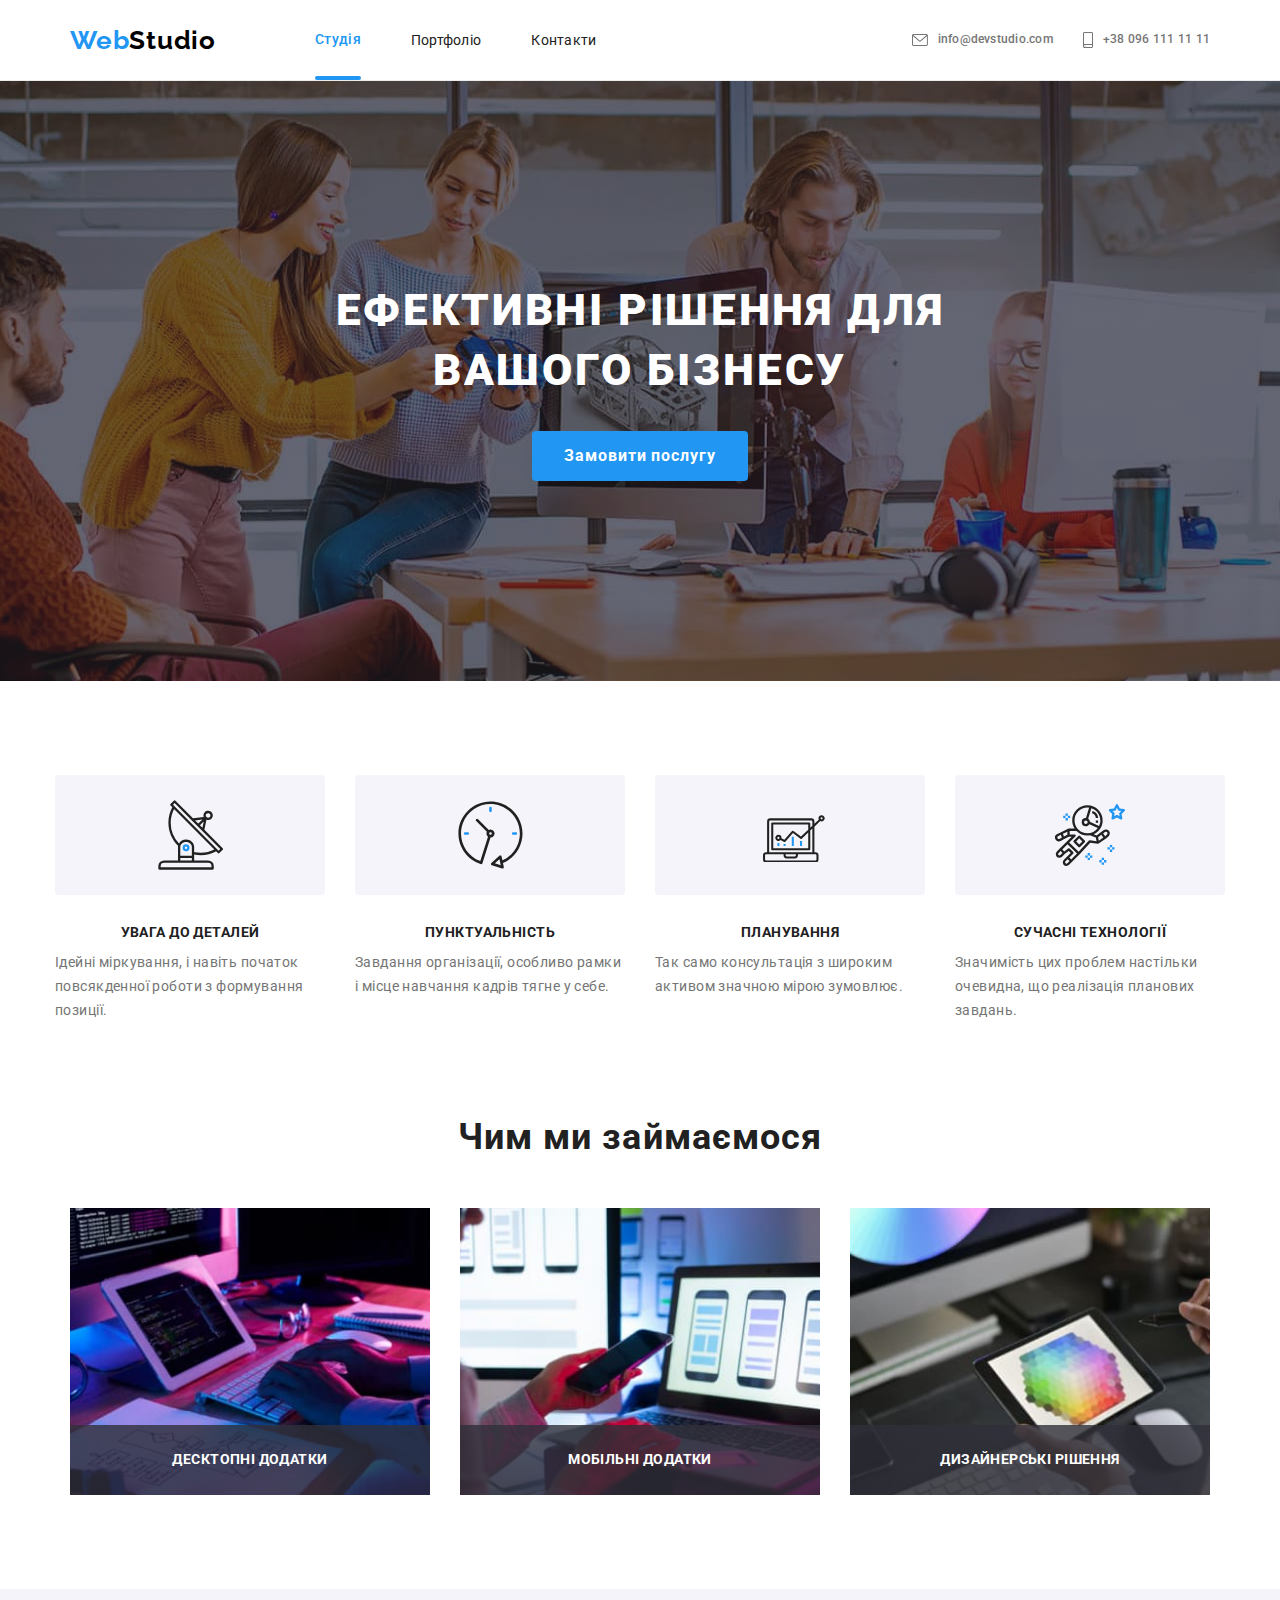
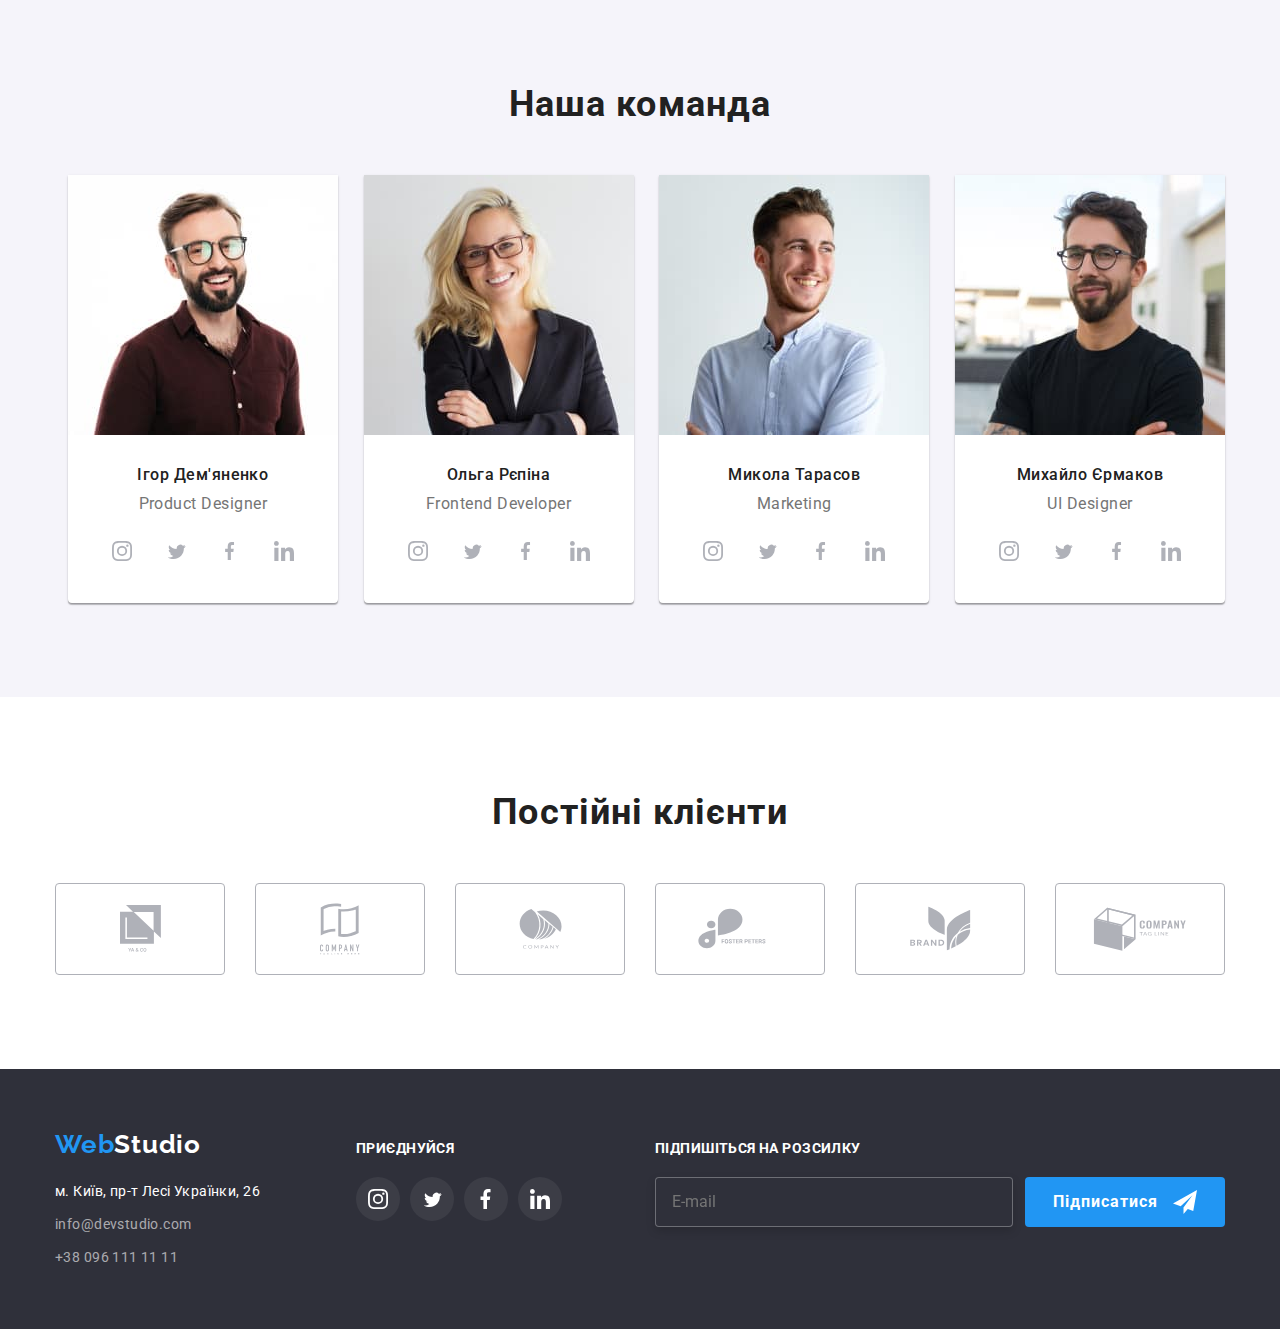
<file: index.html>
<!DOCTYPE html>
<html lang="ru">
<head>
  <meta charset="UTF-8">
  <meta http-equiv="X-UA-Compatible" content="IE=edge">
  <meta name="viewport" content="width=device-width, initial-scale=1.0">
  <title>Рішення для бізнесу</title>
  <link 
    href="https://fonts.googleapis.com/css2?family=Raleway:wght@700&family=Roboto:wght@400;500;700;900&display=swap" 
    rel="stylesheet">
  <link rel="stylesheet" href="https://cdnjs.cloudflare.com/ajax/libs/modern-normalize/1.1.0/modern-normalize.min.css">
  <link rel="stylesheet" href="./css/main.min.css">
</head>
<body data-menu-is-open>
                                    <!-- щапка -->
  <header class="section header--section">
    <div class="container header__container">
      <nav class="header-nav">
        <a class="logo header__logo--padding" href="./index.html">Web<span class="logo__black-part">Studio</span></a>
        <button class="header__menu-button" type="button" aria-expanded="false" data-menu-button>
          <svg class="header__button-icon" width="20" height="20" aria-label="Переключатель мобильного меню">
            <use class="icon-open" href="./images/sprite.svg#icon-open"></use>
            <use class="icon-cross" href="./images/sprite.svg#icon-cross"></use>
          </svg>
        </button>
        <div class="header__adaptive-menu" data-menu>
        <ul class="header-nav__list">
            <li class="header-nav__item">
              <a class="header-nav__link header-nav__link--active" href="./index.html">Студія</a>
            </li>
            <li class="header-nav__item">
              <a class="header-nav__link" href="./portfolio.html">Портфоліо</a>
            </li>
            <li class="header-nav__item">
              <a class="header-nav__link" href="">Контакти</a>
            </li>
        </ul>
        <ul class="header-contact__list">
          <li class="header-contact__item">
            <a class="header-contact__link header-contact__link--mail" href="mailto:info@devstudio.com" aria-label="Написать листа">
              <svg class="header-contact__icon" width="16" height="12">
                <use href="./images/sprite.svg#icon-mail"></use>
              </svg>
              info@devstudio.com
            </a>
          </li>
          <li class="header-contact__item">
            <a class="header-contact__link header-contact__link--tel" href="tel:+380961111111" aria-label="Подзвонити">
              <svg class="header-contact__icon" width="10" height="16">
                <use href="./images/sprite.svg#icon-smartphone"></use>
              </svg>
              +38 096 111 11 11
            </a>
          </li>
        </ul>
        <ul class="header__community-list">
          <li class="header__community-item"><a class="header__community-link" href="">Instagram</a></li>
          <li class="header__community-item"><a class="header__community-link" href="">Twitter</a></li>
          <li class="header__community-item"><a class="header__community-link" href="">Facebook</a></li>
          <li class="header__community-item"><a class="header__community-link" href="">LinkedIn</a></li>
        </ul>
        </div>
      </nav>
    </div>
  </header>
                                   <!-- контент -->
  <main>
    <section class="section section--hero">
      <div class="container container--column">
        <h1 class="hero__title">Ефективні рішення для вашого бізнесу</h1>
        <button class="button hero__button" type="button" data-modal-open>Замовити послугу</button>
      </div>
    </section>
                                    <!-- принцыпы -->
    <section class="section principles">
     <div class="container">
      <h2 class="visually-hidden">Основні принципи</h2>
      <ul class="principles__list">
        <li class="principles__item">
          <div class="principles__container">
            <svg class="principles__icon" width="65" height="70">
              <use href="./images/sprite.svg#icon-antena"></use>
            </svg>
          </div>
          <h3 class="principles__title">УВАГА ДО ДЕТАЛЕЙ</h3>
          <p class="principles__info">Ідейні міркування, і навіть початок повсякденної роботи з формування позиції.</p>
        </li>
        <li class="principles__item">
          <div class="principles__container">
            <svg class="principles__icon" width="67" height="70">
              <use href="./images/sprite.svg#icon-clock"></use>
            </svg>
          </div>
          <h3 class="principles__title">ПУНКТУАЛЬНІСТЬ</h3>
          <p class="principles__info">Завдання організації, особливо рамки і місце навчання кадрів тягне у себе.</p>
        </li>
        <li class="principles__item">
          <div class="principles__container">
            <svg class="principles__icon" width="70" height="54">
              <use href="./images/sprite.svg#icon-diagram"></use>
            </svg>
          </div>
          <h3 class="principles__title">ПЛАНУВАННЯ</h3>
          <p class="principles__info">Так само консультація з широким активом значною мірою зумовлює.</p>
        </li>
        <li class="principles__item">
          <div class="principles__container">
            <svg class="principles__icon" width="70" height="70">
              <use href="./images/sprite.svg#icon-astronaut"></use>
            </svg>
          </div>
          <h3 class="principles__title">СУЧАСНІ ТЕХНОЛОГІЇ</h3>
          <p class="principles__info">Значимість цих проблем настільки очевидна, що реалізація планових завдань.</p>
        </li>
      </ul>
     </div>
    </section>
                                     <!-- чем занимаемся -->
    <section class="section activity"> 
      <div class="container container--column">
        <h2 class="activity__title">Чим ми займаємося</h2>
        <ul class="activity__list">
          <li class="activity__item">
            <img class="activity__img" 
              srcset="./images/activity_01_1200px.jpg 1x, ./images/activity_01_1200px@2x.jpg 2x"
              src="./images/activity_01_1200px.jpg" alt="Програмне забезпечення" width="370">
            <div class="activity__backdrop">
              <p class="activity__info">Десктопні додатки</p>
            </div>
          </li>
          <li class="activity__item">
            <img class="activity__img" 
              srcset="./images/activity_02_1200px.jpg 1x, ./images/activity_02_1200px@2x.jpg 2x"
              src="./images/activity_02_1200px.jpg" alt="Мобільні додатки" width="370">
            <div class="activity__backdrop">
              <p class="activity__info">Мобільні додатки</p>
            </div>
          </li>
          <li class="activity__item">
            <img class="activity__img" 
              srcset="./images/activity_03_1200px.jpg 1x, ./images/activity_03_1200px@2x.jpg 2x"
              src="./images/activity_03_1200px.jpg" alt="Дизайн інтенрфейса" width="370">
            <div class="activity__backdrop">
              <p class="activity__info">Дизайнерські рішення</p>
            </div>
          </li>
        </ul>
      </div>
    </section>

                                 <!-- Наша команда -->
    <section class="section team">
      <div class="container container--column">
        <h2 class="team__title">Наша команда</h2>
        <ul class="team__list">
          <li class="team__item">
            <picture>
              <source srcset="./images/ourTeam_01_270px.jpg 1x, ./images/ourTeam_01_270px@2x.jpg 2x" media="(min-width: 1200px">
              <source srcset="./images/ourTeam_01_354px.jpg 1x, ./images/ourTeam_01_354px@2x.jpg 2x" media="(min-width: 768px">
              <source srcset="./images/ourTeam_01_450px.jpg 1x, ./images/ourTeam_01_450px@2x.jpg 2x" media="(max-width: 767px">
              <img 
              class="team__img" 
              src="./images/ourTeam_01_450px.jpg" alt="Ігор Дем'яненко" width="450">
            </picture>
            <div class="team__description">
              <h3 class="team__member">Ігор Дем'яненко</h3>
              <p class="team__info">Product Designer</p>
              <ul class="community">
                <li class="community__item">
                  <a class="community__link" href="#" aria-label="Instagram">
                    <svg class="community__icon " width="20" height="20">
                      <use href="./images/sprite.svg#icon-instagram"></use>
                    </svg>
                  </a>
                </li>
                <li class="community__item">
                  <a class="community__link" href="#" aria-label="Twitter">
                    <svg class="community__icon" width="20" height="16">
                      <use href="./images/sprite.svg#icon-twitter"></use>
                    </svg>
                  </a>
                </li>
                <li class="community__item">
                  <a class="community__link" href="#" aria-label="Facebook">
                    <svg class="community__icon" width="10" height="20">
                      <use href="./images/sprite.svg#icon-facebook"></use>
                    </svg>
                  </a>
                </li>
                <li class="community__item">
                  <a class="community__link" href="#" aria-label="Linkedin">
                    <svg class="community__icon" width="20" height="20">
                      <use href="./images/sprite.svg#icon-linkedin"></use>
                    </svg>
                  </a>
                </li>
              </ul>
            </div>
          </li>
          <li class="team__item">
            <picture>
              <source srcset="./images/ourTeam_02_270px.jpg 1x, ./images/ourTeam_02_270px@2x.jpg 2x" media="(min-width: 1200px">
              <source srcset="./images/ourTeam_02_354px.jpg 1x, ./images/ourTeam_02_354px@2x.jpg 2x" media="(min-width: 768px">
              <source srcset="./images/ourTeam_02_450px.jpg 1x, ./images/ourTeam_02_450px@2x.jpg 2x" media="(max-width: 767px">
              <img 
              class="team__img" 
              src="./images/ourTeam_02_450px.jpg" alt="Ольга Рєпіна" width="450">
            </picture>
            <div class="team__description">
              <h3 class="team__member">Ольга Рєпіна</h3>
              <p class="team__info">Frontend Developer</p>
              <ul class="community">
                <li class="community__item">
                  <a class="community__link" href="#" aria-label="Instagram">
                    <svg class="community__icon " width="20" height="20">
                      <use href="./images/sprite.svg#icon-instagram"></use>
                    </svg>
                  </a>
                </li>
                <li class="community__item">
                  <a class="community__link" href="#" aria-label="Twitter">
                    <svg class="community__icon" width="20" height="16">
                      <use href="./images/sprite.svg#icon-twitter"></use>
                    </svg>
                  </a>
                </li>
                <li class="community__item">
                  <a class="community__link" href="#" aria-label="Facebook">
                    <svg class="community__icon" width="10" height="20">
                      <use href="./images/sprite.svg#icon-facebook"></use>
                    </svg>
                  </a>
                </li>
                <li class="community__item">
                  <a class="community__link" href="#" aria-label="Linkedin">
                    <svg class="community__icon" width="20" height="20">
                      <use href="./images/sprite.svg#icon-linkedin"></use>
                    </svg>
                  </a>
                </li>
              </ul>
            </div>
          </li>
          <li class="team__item">
            <picture>
              <source srcset="./images/ourTeam_03_270px.jpg 1x, ./images/ourTeam_03_270px@2x.jpg 2x" media="(min-width: 1200px">
              <source srcset="./images/ourTeam_03_354px.jpg 1x, ./images/ourTeam_03_354px@2x.jpg 2x" media="(min-width: 768px">
              <source srcset="./images/ourTeam_03_450px.jpg 1x, ./images/ourTeam_03_450px@2x.jpg 2x" media="(max-width: 767px">
              <img 
              class="team__img" 
              src="./images/ourTeam_03_450px.jpg" alt="Микола Тарасов" width="450">
            </picture>
            <div class="team__description">
              <h3 class="team__member">Микола Тарасов</h3>
              <p class="team__info">Marketing</p>
              <ul class="community">
                <li class="community__item">
                  <a class="community__link" href="#" aria-label="Instagram">
                    <svg class="community__icon " width="20" height="20">
                      <use href="./images/sprite.svg#icon-instagram"></use>
                    </svg>
                  </a>
                </li>
                <li class="community__item">
                  <a class="community__link" href="#" aria-label="Twitter">
                    <svg class="community__icon" width="20" height="16">
                      <use href="./images/sprite.svg#icon-twitter"></use>
                    </svg>
                  </a>
                </li>
                <li class="community__item">
                  <a class="community__link" href="#" aria-label="Facebook">
                    <svg class="community__icon" width="10" height="20">
                      <use href="./images/sprite.svg#icon-facebook"></use>
                    </svg>
                  </a>
                </li>
                <li class="community__item">
                  <a class="community__link" href="#" aria-label="Linkedin">
                    <svg class="community__icon" width="20" height="20">
                      <use href="./images/sprite.svg#icon-linkedin"></use>
                    </svg>
                  </a>
                </li>
              </ul>
            </div>
          </li>
          <li class="team__item">
            <picture>
              <source srcset="./images/ourTeam_04_270px.jpg 1x, ./images/ourTeam_04_270px@2x.jpg 2x" media="(min-width: 1200px">
              <source srcset="./images/ourTeam_04_354px.jpg 1x, ./images/ourTeam_04_354px@2x.jpg 2x" media="(min-width: 768px">
              <source srcset="./images/ourTeam_04_450px.jpg 1x, ./images/ourTeam_04_450px@2x.jpg 2x" media="(max-width: 767px">
              <img 
              class="team__img" 
              src="./images/ourTeam_04_450px.jpg" alt="Михайло Єрмаков" width="450">
            </picture>
            <div class="team__description">
              <h3 class="team__member">Михайло Єрмаков</h3>
              <p class="team__info">UI Designer</p>
              <ul class="community">
                <li class="community__item">
                  <a class="community__link" href="#" aria-label="Instagram">
                    <svg class="community__icon " width="20" height="20">
                      <use href="./images/sprite.svg#icon-instagram"></use>
                    </svg>
                  </a>
                </li>
                <li class="community__item">
                  <a class="community__link" href="#" aria-label="Twitter">
                    <svg class="community__icon" width="20" height="16">
                      <use href="./images/sprite.svg#icon-twitter"></use>
                    </svg>
                  </a>
                </li>
                <li class="community__item">
                  <a class="community__link" href="#" aria-label="Facebook">
                    <svg class="community__icon" width="10" height="20">
                      <use href="./images/sprite.svg#icon-facebook"></use>
                    </svg>
                  </a>
                </li>
                <li class="community__item">
                  <a class="community__link" href="#" aria-label="Linkedin">
                    <svg class="community__icon" width="20" height="20">
                      <use href="./images/sprite.svg#icon-linkedin"></use>
                    </svg>
                  </a>
                </li>
              </ul>
            </div>
          </li>
        </ul>
      </div>
    </section>
                                <!-- пратнеры -->

    <section class="section clients">
      <div class="container container--column">
        <h2 class="clients__title">Постійні клієнти</h2>
        <ul class="clients__list">
          <li class="clients__item">
            <a class="clients__link" href="#" aria-label="Client one">
              <svg class="client__icon" width="41" height="47">
                <use href="./images/sprite.svg#icon-client1"></use>
              </svg>
            </a>
          </li>
          <li class="clients__item">
            <a class="clients__link" href="#" aria-label="Client two">
              <svg class="client__icon" width="40" height="52">
                <use href="./images/sprite.svg#icon-client2"></use>
              </svg>
            </a>
          </li>
          <li class="clients__item">
            <a class="clients__link" href="#" aria-label="Client three">
              <svg class="client__icon" width="43" height="41">
                <use href="./images/sprite.svg#icon-client3"></use>
              </svg>
            </a>
          </li>
          <li class="clients__item">
            <a class="clients__link" href="#" aria-label="Client four">
              <svg class="client__icon" width="84" height="41">
                <use href="./images/sprite.svg#icon-client4"></use>
              </svg>
            </a>
          </li>
          <li class="clients__item">
            <a class="clients__link" href="#" aria-label="Client five">
              <svg class="client__icon" width="63" height="45">
                <use href="./images/sprite.svg#icon-client5"></use>
              </svg>
            </a>
          </li>
          <li class="clients__item">
            <a class="clients__link" href="#" aria-label="Client six">
              <svg class="client__icon" width="94" height="44">
                <use href="./images/sprite.svg#icon-client6"></use>
              </svg>
            </a>
          </li>
        </ul>
      </div>
    </section>
  </main>

  <!-- ПОДВАЛ -->

<footer class="footer">
  <div class="container footer-padding">
    <div class="footer__address-container">
      <a class="logo footer__logo--padding" href="./index.html">Web<span class="logo__white-part">Studio</span></a>
      <address>
        <ul class="footer__list">
          <li class="footer__item">
            <a class="footer__contacts-geo" href="https://goo.gl/maps/cxJS8zcupTSNPHw77">м. Київ, пр-т Лесі Українки, 26</a>
          </li>
          <li class="footer__item">
            <a class="footer__contacts" href="mailto:info@devstudio.com">info@devstudio.com</a>
          </li>
          <li class="footer__item">
            <a class="footer__contacts" href="tel:+380961111111">+38 096 111 11 11</a>
          </li>
        </ul>
      </address>
    </div>
    <!-- <div class="footer--flex"> -->
      <div class="footer__community-container">
        <h3 class="footer__community-title">Приєднуйся</h3>
        <ul class="community footer-community--padding">
          <li class="community__item">
            <a class="community__link footer-community__link" href="#" aria-label="Instagram">
              <svg class="community__icon footer-community__icon" width="20" height="20">
                <use href="./images/sprite.svg#icon-instagram"></use>
              </svg>
            </a>
          </li>
          <li class="community__item">
            <a class="community__link footer-community__link" href="#" aria-label="Twitter">
              <svg class="community__icon footer-community__icon" width="20" height="16">
                <use href="./images/sprite.svg#icon-twitter"></use>
              </svg>
            </a>
          </li>
          <li class="community__item">
            <a class="community__link footer-community__link" href="#" aria-label="Instagram">
              <svg class="community__icon footer-community__icon" width="20" height="20">
                <use href="./images/sprite.svg#icon-facebook"></use>
              </svg>
            </a>
          </li>
          <li class="community__item">
            <a class="community__link footer-community__link" href="#" aria-label="Instagram">
              <svg class="community__icon footer-community__icon" width="20" height="20">
                <use href="./images/sprite.svg#icon-linkedin"></use>
              </svg>
            </a>
          </li>
        </ul>
      </div>
      <div class="footer__community-container">
        <h3 class="footer__community-title">Підпишіться на розсилку</h3>
        <form class="footer-form">
          <input class="footer-form__input" type="email" placeholder="E-mail">
          <button class="button footer__form-button" type="submit">
            Підписатися
            <svg class="icon-send" width="24" height="24">
              <use href="./images/sprite.svg#icon-send"></use>
            </svg>
          </button>
        </form>
      </div>
    <!-- </div> -->
  </div>
</footer>

<!-- МОДАЛКА -->

<div class="modal-backdrop is-hidden" data-modal>
  <div class="modal__window">
  <button class="modal__button--close data-modal-close" aria-label="Close" data-modal-close>
    <svg class="modal__icon-close" width="30" height="30">
      <use href="./images/sprite.svg#icon-close"></use>
    </svg>
  </button>
  <p class="modal__info">Залиште свої дані, ми вам передзвонимо</p>

 <!-- ФОРМА в МОДАЛКЕ -->
 
  <form class="form js-speaker-form">
    <div class="form__container">
      <input class="form__modal-input" type="text" name="name" id="name" maxlength="50" autocomplete="off">
      <label class="form__modal-label">Ім'я</label>
      <svg class="form__modal-icon" width="18" height="18">
        <use href="./images/sprite.svg#icon-person"></use>
      </svg>
    </div>
    <div class="form__container">
      <input class="form__modal-input" type="tel" name="tel" id="tel" autocomplete="off">
      <label class="form__modal-label" for="tel">Телефон</label>
      <svg class="form__modal-icon" width="18" height="18">
        <use href="./images/sprite.svg#icon-phone"></use>
      </svg>
    </div>
    <div class="form__container">
      <input  class="form__modal-input" type="email" name="email" id="email" autocomplete="off">
      <label class="form__modal-label" for="email">Пошта</label>
      <svg class="form__modal-icon" width="18" height="18">
        <use href="./images/sprite.svg#icon-email-modal"></use>
      </svg>
    </div>
    <div class="form__container">
      <label class="form__modal-label" for="comments">Коментар</label>
      <textarea class="form__modal-textarea" name="comments" id="comments" cols="10" rows="10" placeholder="Введіть текст"></textarea>
    </div>
    <label class="form__checkbox form__checkbox-label" for="checkbox">
      Погоджуюся з розсилкою та приймаю
      <a class="form__checkbox-link" href="#">Умови договору</a>
      <input class="form__checkbox-input" type="checkbox" name="checkbox" id="checkbox">
      <span class="form__checkbox-icon"></span>
    </label>
    <div class="form__container">
      <button class="button form__modal-button" type="submit" data-modal-open>Відправити</button>
    </div>
  </form>
  </div>
</div>
<script src="./js/modal.js">
</script>
<script src="./js/menu.js">
</script>
</body>
</html>
</file>
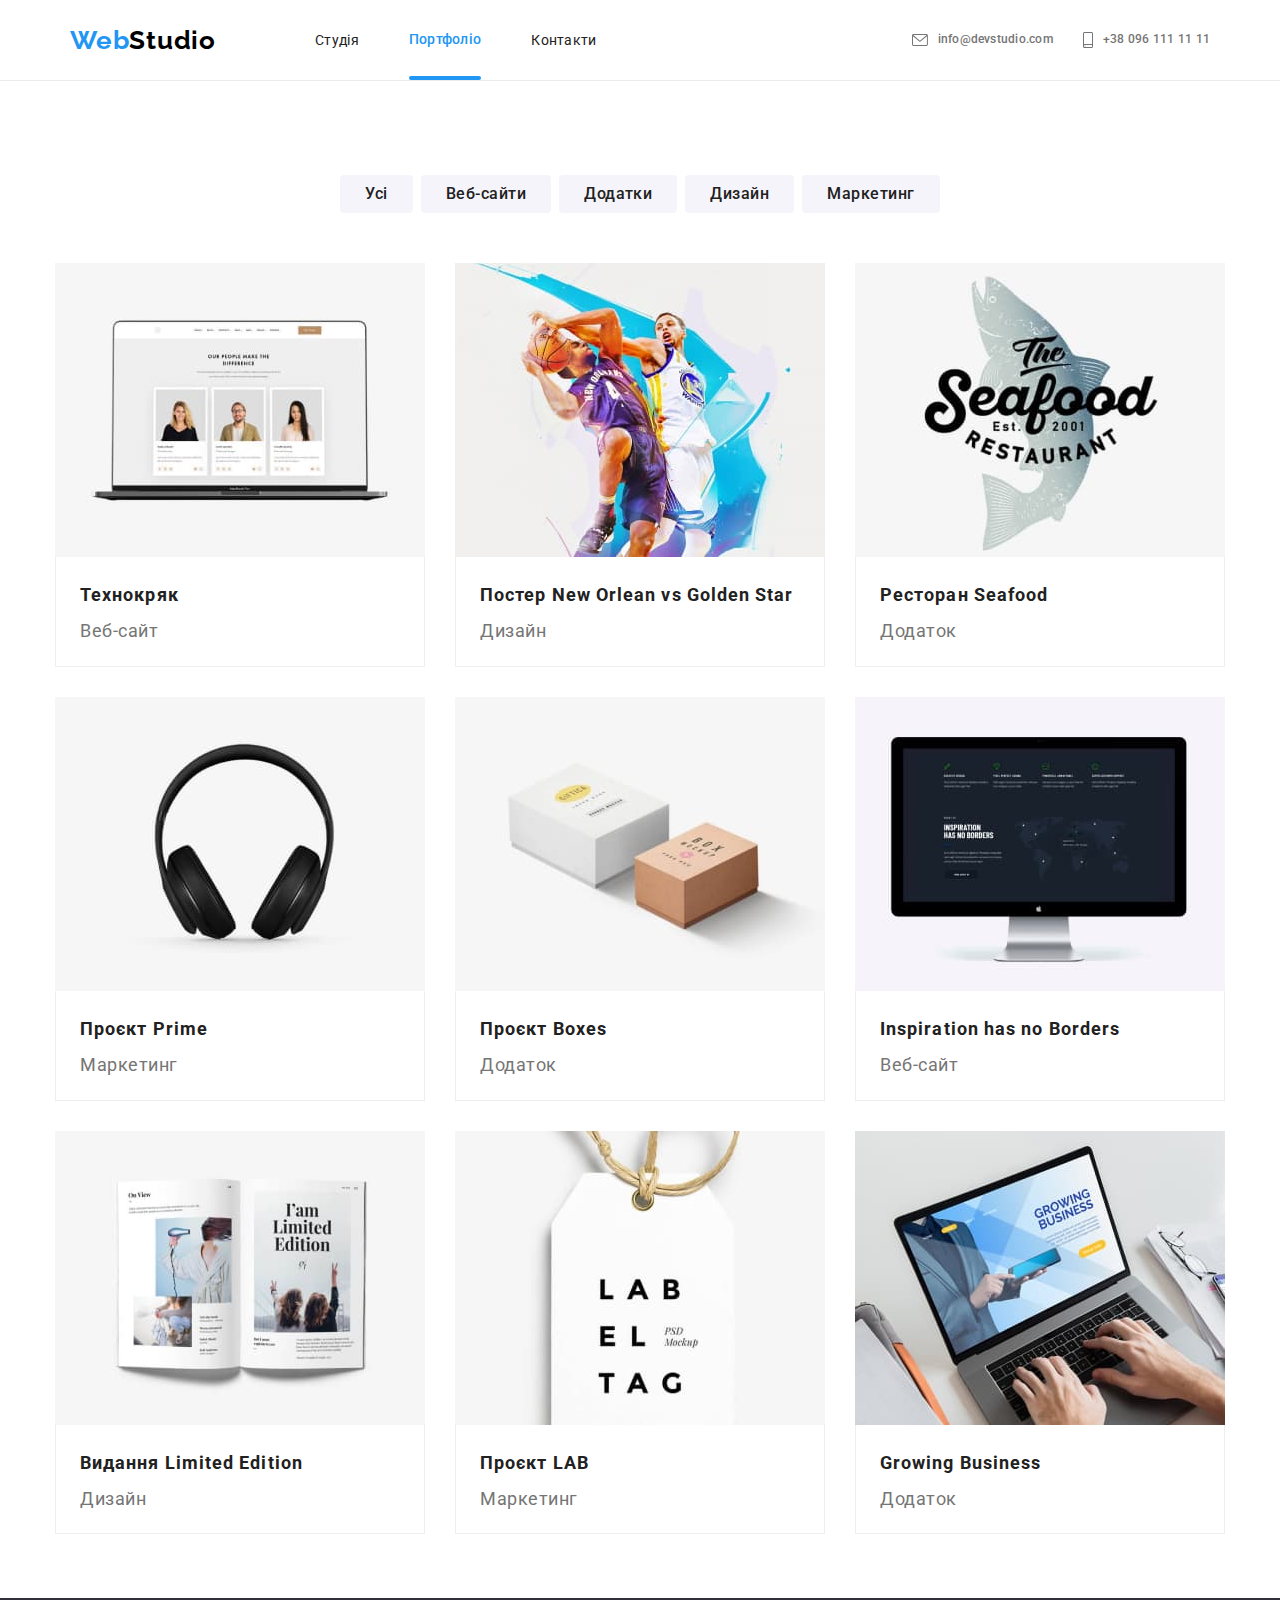
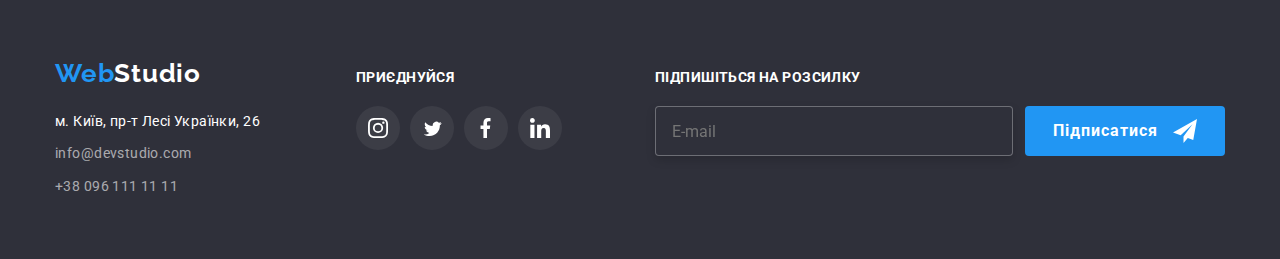
<file: portfolio.html>
<!DOCTYPE html>
<html lang="ru">
<head>
  <meta charset="UTF-8">
  <meta http-equiv="X-UA-Compatible" content="IE=edge">
  <meta name="viewport" content="width=device-width, initial-scale=1.0">
  <title>Студія</title>
  <link href="https://fonts.googleapis.com/css2?family=Raleway:wght@700&family=Roboto:wght@400;500;700;900&display=swap" 
  rel="stylesheet">
  <link rel="stylesheet" href="https://cdnjs.cloudflare.com/ajax/libs/modern-normalize/1.1.0/modern-normalize.min.css">
  <link rel="stylesheet" href="./css/main.min.css">
</head>
<body data-menu-is-open>

<!-- шапка -->

<header class="section header--section">
  <div class="container header__container">
    <nav class="header-nav">
      <a class="logo header__logo--padding" href="./index.html">Web<span class="logo__black-part">Studio</span></a>
      <button class="header__menu-button" type="button" aria-expanded="false" data-menu-button>
        <svg class="header__button-icon" width="20" height="20" aria-label="Переключатель мобильного меню">
          <use class="icon-open" href="./images/sprite.svg#icon-open"></use>
          <use class="icon-cross" href="./images/sprite.svg#icon-cross"></use>
        </svg>
      </button>
      <div class="header__adaptive-menu" data-menu>
      <ul class="header-nav__list">
          <li class="header-nav__item">
            <a class="header-nav__link" href="./index.html">Студія</a>
          </li>
          <li class="header-nav__item">
            <a class="header-nav__link header-nav__link--active" href="./portfolio.html">Портфоліо</a>
          </li>
          <li class="header-nav__item">
            <a class="header-nav__link" href="">Контакти</a>
          </li>
      </ul>
      <ul class="header-contact__list">
        <li class="header-contact__item">
          <a class="header-contact__link header-contact__link--mail" href="mailto:info@devstudio.com" aria-label="Написать листа">
            <svg class="header-contact__icon" width="16" height="12">
              <use href="./images/sprite.svg#icon-mail"></use>
            </svg>
            info@devstudio.com
          </a>
        </li>
        <li class="header-contact__item">
          <a class="header-contact__link header-contact__link--tel" href="tel:+380961111111" aria-label="Подзвонити">
            <svg class="header-contact__icon" width="10" height="16">
              <use href="./images/sprite.svg#icon-smartphone"></use>
            </svg>
            +38 096 111 11 11
          </a>
        </li>
      </ul>
      <ul class="header__community-list">
        <li class="header__community-item"><a class="header__community-link" href="">Instagram</a></li>
        <li class="header__community-item"><a class="header__community-link" href="">Twitter</a></li>
        <li class="header__community-item"><a class="header__community-link" href="">Facebook</a></li>
        <li class="header__community-item"><a class="header__community-link" href="">LinkedIn</a></li>
      </ul>
      </div>
    </nav>
  </div>
</header>

<!-- фильтр -->
<main>                 
  <section class="section projects">
    <div class="container container--column">
      <h1 class="visually-hidden">Наші проекти</h1>
      <ul class="projects__filter-list">
        <li class="projects__filter-item">
          <button class="projects__filter-button" type="button">Усі</button>
        </li>
        <li class="projects__filter-item">
          <button class="projects__filter-button" type="button">Веб-сайти</button>
        </li>
        <li class="projects__filter-item">
          <button class="projects__filter-button" type="button">Додатки</button>
        </li>
        <li class="projects__filter-item">
          <button class="projects__filter-button" type="button">Дизайн</button>
        </li>
        <li class="projects__filter-item">
          <button class="projects__filter-button" type="button">Маркетинг</button>
        </li>
      </ul>

<!-- проекты -->

      <ul class="projects__list">
        <li class="projects__item">
          <a class="projects__link" href="">
            <div class="projects__container">
              <picture> 
                <source srcset="./images/ourProjects_01_370px.jpg 1x, ./images/ourProjects_01_370px@2x.jpg 2x" media="(min-width: 1200px)">
                <source srcset="./images/ourProjects_01_354px.jpg 1x, ./images/ourProjects_01_354px@2x.jpg 2x" media="(min-width: 768px)">
                <source srcset="./images/ourProjects_01_450px.jpg 1x, ./images/ourProjects_01_450px@2x.jpg 2x" media="(max-width: 767px)">
                <img class="projects__img" src="./images/ourProjects_01_450px.jpg" alt="Ноутбук" width="450">
              </picture>
              <div class="projects__backdrop">
                <p class="projects__backdrop-info">Ресурс пропонує комплексні пропозиції з різним рівнем функціоналу та сервісів. 
                  Все це дозволить відвідувачу отримати вичерпні відомості про компанію чи приватну особу.</p>
              </div>
            </div>
            <div class="projects__content projects__content--height">
              <h2 class="projects__title">Технокряк</h2>
              <p class="projects__info">Веб-сайт</p>
            </div>
          </a>
        </li>
        <li class="projects__item">
          <a class="projects__link" href="">
            <div class="projects__container">
              <picture>
                <source srcset="./images/ourProjects_02_370px.jpg 1x, ./images/ourProjects_02_370px@2x.jpg 2x" media="(min-width: 1200px)">
                <source srcset="./images/ourProjects_02_354px.jpg 1x, ./images/ourProjects_02_354px@2x.jpg 2x" media="(min-width: 768px)">
                <source srcset="./images/ourProjects_02_450px.jpg 1x, ./images/ourProjects_02_450px@2x.jpg 2x" media="(max-width: 767px)">
                <img class="projects__img" src="./images/ourProjects_02_450px.jpg" alt="Баскетболісти з м'ячем" width="450">
              </picture>
              <div class="projects__backdrop">
                <p class="projects__backdrop-info">Ресурс пропонує комплексні пропозиції з різним рівнем функціоналу та сервісів. 
                  Все це дозволить відвідувачу отримати вичерпні відомості про компанію чи приватну особу.</p>
              </div>
            </div>
            <div class="projects__content">
              <h2 class="projects__title">Постер New Orlean vs Golden Star</h2>
              <p class="projects__info">Дизайн</p>
            </div>
          </a>
        </li>
        <li class="projects__item">
          <a class="projects__link" href="">
            <div class="projects__container">
              <picture> 
                <source srcset="./images/ourProjects_03_370px.jpg 1x, ./images/ourProjects_03_370px@2x.jpg 2x" media="(min-width: 1200px)">
                <source srcset="./images/ourProjects_03_354px.jpg 1x, ./images/ourProjects_03_354px@2x.jpg 2x" media="(min-width: 768px)">
                <source srcset="./images/ourProjects_03_450px.jpg 1x, ./images/ourProjects_03_450px@2x.jpg 2x" media="(max-width: 767px)">
                <img class="projects__img" src="./images/ourProjects_03_450px.jpg" alt="Логотип ресторану" width="450">
              </picture>
              <div class="projects__backdrop">
                <p class="projects__backdrop-info">Ресурс пропонує комплексні пропозиції з різним рівнем функціоналу та сервісів. 
                  Все це дозволить відвідувачу отримати вичерпні відомості про компанію чи приватну особу.</p>
              </div>
            </div>
            <div class="projects__content">
              <h2 class="projects__title">Ресторан Seafood</h2>
              <p class="projects__info">Додаток</p>
            </div>
          </a>
        </li>
        <li class="projects__item">
          <a class="projects__link" href="">
            <div class="projects__container">
              <picture> 
                <source srcset="./images/ourProjects_04_370px.jpg 1x, ./images/ourProjects_04_370px@2x.jpg 2x" media="(min-width: 1200px)">
                <source srcset="./images/ourProjects_04_354px.jpg 1x, ./images/ourProjects_04_354px@2x.jpg 2x" media="(min-width: 768px)">
                <source srcset="./images/ourProjects_04_450px.jpg 1x, ./images/ourProjects_04_450px@2x.jpg 2x" media="(max-width: 767px)">
                <img class="projects__img" src="./images/ourProjects_04_450px.jpg" alt="Навушники" width="450">
              </picture>
              <div class="projects__backdrop">
                <p class="projects__backdrop-info">Ресурс пропонує комплексні пропозиції з різним рівнем функціоналу та сервісів. 
                  Все це дозволить відвідувачу отримати вичерпні відомості про компанію чи приватну особу.</p>
              </div>
            </div>
            <div class="projects__content">
              <h2 class="projects__title">Проєкт Prime</h2>
              <p class="projects__info">Маркетинг</p>
            </div>
          </a>
        </li>
        <li class="projects__item">
          <a class="projects__link" href="">
            <div class="projects__container">
              <picture> 
                <source srcset="./images/ourProjects_05_370px.jpg 1x, ./images/ourProjects_05_370px@2x.jpg 2x" media="(min-width: 1200px)">
                <source srcset="./images/ourProjects_05_354px.jpg 1x, ./images/ourProjects_05_354px@2x.jpg 2x" media="(min-width: 768px)">
                <source srcset="./images/ourProjects_05_450px.jpg 1x, ./images/ourProjects_05_450px@2x.jpg 2x" media="(max-width: 767px)">
                <img class="projects__img" src="./images/ourProjects_05_450px.jpg" alt="Коробки" width="450">
              </picture>
              <div class="projects__backdrop">
                <p class="projects__backdrop-info">Ресурс пропонує комплексні пропозиції з різним рівнем функціоналу та сервісів. 
                  Все це дозволить відвідувачу отримати вичерпні відомості про компанію чи приватну особу.</p>
              </div>
            </div>
            <div class="projects__content">
              <h2 class="projects__title">Проєкт Boxes</h2>
              <p class="projects__info">Додаток</p>
            </div>
          </a>
        </li>
        <li class="projects__item">
          <a class="projects__link" href="">
            <div class="projects__container">
              <picture> 
                <source srcset="./images/ourProjects_06_370px.jpg 1x, ./images/ourProjects_06_370px@2x.jpg 2x" media="(min-width: 1200px)">
                <source srcset="./images/ourProjects_06_354px.jpg 1x, ./images/ourProjects_06_354px@2x.jpg 2x" media="(min-width: 768px)">
                <source srcset="./images/ourProjects_06_450px.jpg 1x, ./images/ourProjects_06_450px@2x.jpg 2x" media="(max-width: 767px)">
                <img class="projects__img" src="./images/ourProjects_06_450px.jpg" alt="Моноблок" width="450">
              </picture>
              <div class="projects__backdrop">
                <p class="projects__backdrop-info">Ресурс пропонує комплексні пропозиції з різним рівнем функціоналу та сервісів. 
                  Все це дозволить відвідувачу отримати вичерпні відомості про компанію чи приватну особу.</p>
              </div>
            </div>
            <div class="projects__content">
              <h2 class="projects__title">Inspiration has no Borders</h2>
              <p class="projects__info">Веб-сайт</p>
            </div>
          </a>
        </li>
        <li class="projects__item">
          <a class="projects__link" href="">
            <div class="projects__container">
              <picture> 
                <source srcset="./images/ourProjects_07_370px.jpg 1x, ./images/ourProjects_07_370px@2x.jpg 2x" media="(min-width: 1200px)">
                <source srcset="./images/ourProjects_07_354px.jpg 1x, ./images/ourProjects_07_354px@2x.jpg 2x" media="(min-width: 768px)">
                <source srcset="./images/ourProjects_07_450px.jpg 1x, ./images/ourProjects_07_450px@2x.jpg 2x" media="(max-width: 767px)">
                <img class="projects__img" src="./images/ourProjects_07_450px.jpg" alt="Розгорнута книга" width="450">
              </picture>
              <div class="projects__backdrop">
                <p class="projects__backdrop-info">Ресурс пропонує комплексні пропозиції з різним рівнем функціоналу та сервісів. 
                  Все це дозволить відвідувачу отримати вичерпні відомості про компанію чи приватну особу.</p>
              </div>
            </div>
            <div class="projects__content">
              <h2 class="projects__title">Видання Limited Edition</h2>
              <p class="projects__info">Дизайн</p>
            </div>
          </a>
        </li>
        <li class="projects__item">
          <a class="projects__link" href="">
            <div class="projects__container">
              <picture> 
                <source srcset="./images/ourProjects_08_370px.jpg 1x, ./images/ourProjects_08_370px@2x.jpg 2x" media="(min-width: 1200px)">
                <source srcset="./images/ourProjects_08_354px.jpg 1x, ./images/ourProjects_08_354px@2x.jpg 2x" media="(min-width: 768px)">
                <source srcset="./images/ourProjects_08_450px.jpg 1x, ./images/ourProjects_08_450px@2x.jpg 2x" media="(max-width: 767px)">
                <img class="projects__img" src="./images/ourProjects_08_450px.jpg" alt="Бірка" width="450">
              </picture>
              <div class="projects__backdrop">
                <p class="projects__backdrop-info">Ресурс пропонує комплексні пропозиції з різним рівнем функціоналу та сервісів. 
                  Все це дозволить відвідувачу отримати вичерпні відомості про компанію чи приватну особу.</p>
              </div>
            </div>
            <div class="projects__content">
              <h2 class="projects__title">Проєкт LAB</h2>
              <p class="projects__info">Маркетинг</p>
            </div>
          </a>
        </li>
        <li class="projects__item">
          <a class="projects__link" href="">
            <div class="projects__container">
              <picture> 
                <source srcset="./images/ourProjects_09_370px.jpg 1x, ./images/ourProjects_09_370px@2x.jpg 2x" media="(min-width: 1200px)">
                <source srcset="./images/ourProjects_09_354px.jpg 1x, ./images/ourProjects_09_354px@2x.jpg 2x" media="(min-width: 768px)">
                <source srcset="./images/ourProjects_09_450px.jpg 1x, ./images/ourProjects_09_450px@2x.jpg 2x" media="(max-width: 767px)">
                <img class="projects__img" src="./images/ourProjects_09_450px.jpg" alt="Робота за ноутбуком" width="450">
              </picture>

              <div class="projects__backdrop">
                <p class="projects__backdrop-info">Ресурс пропонує комплексні пропозиції з різним рівнем функціоналу та сервісів. 
                  Все це дозволить відвідувачу отримати вичерпні відомості про компанію чи приватну особу.</p>
              </div>
            </div>
            <div class="projects__content">
              <h2 class="projects__title">Growing Business</h2>
              <p class="projects__info">Додаток</p>
            </div>
          </a>
        </li>
      </ul>
      </div>
      </section>
      </main>

<!-- ПОДВАЛ -->

<footer class="footer">
  <div class="container footer-padding">
    <div class="footer__address-container">
      <a class="logo footer__logo--padding" href="./index.html">Web<span class="logo__white-part">Studio</span></a>
      <address>
        <ul class="footer__list">
          <li class="footer__item">
            <a class="footer__contacts-geo" href="https://goo.gl/maps/cxJS8zcupTSNPHw77">м. Київ, пр-т Лесі Українки, 26</a>
          </li>
          <li class="footer__item">
            <a class="footer__contacts" href="mailto:info@devstudio.com">info@devstudio.com</a>
          </li>
          <li class="footer__item">
            <a class="footer__contacts" href="tel:+380961111111">+38 096 111 11 11</a>
          </li>
        </ul>
      </address>
    </div>
    <!-- <div class="footer--flex"> -->
      <div class="footer__community-container">
        <h3 class="footer__community-title">Приєднуйся</h3>
        <ul class="community footer-community--padding">
          <li class="community__item">
            <a class="community__link footer-community__link" href="#" aria-label="Instagram">
              <svg class="community__icon footer-community__icon" width="20" height="20">
                <use href="./images/sprite.svg#icon-instagram"></use>
              </svg>
            </a>
          </li>
          <li class="community__item">
            <a class="community__link footer-community__link" href="#" aria-label="Twitter">
              <svg class="community__icon footer-community__icon" width="20" height="16">
                <use href="./images/sprite.svg#icon-twitter"></use>
              </svg>
            </a>
          </li>
          <li class="community__item">
            <a class="community__link footer-community__link" href="#" aria-label="Instagram">
              <svg class="community__icon footer-community__icon" width="20" height="20">
                <use href="./images/sprite.svg#icon-facebook"></use>
              </svg>
            </a>
          </li>
          <li class="community__item">
            <a class="community__link footer-community__link" href="#" aria-label="Instagram">
              <svg class="community__icon footer-community__icon" width="20" height="20">
                <use href="./images/sprite.svg#icon-linkedin"></use>
              </svg>
            </a>
          </li>
        </ul>
      </div>
      <div class="footer__community-container">
        <h3 class="footer__community-title">Підпишіться на розсилку</h3>
        <form class="footer-form">
          <input class="footer-form__input" type="email" placeholder="E-mail">
          <button class="button footer__form-button" type="submit">
            Підписатися
            <svg class="icon-send" width="24" height="24">
              <use href="./images/sprite.svg#icon-send"></use>
            </svg>
          </button>
        </form>
      </div>
    <!-- </div> -->
  </div>
</footer>
<script src="./js/menu.js">
</script>
</body>
</html>
</file>
<file: css/main.min.css>
html{-webkit-box-sizing:border-box;box-sizing:border-box}*,*::after,*::before{-webkit-box-sizing:inherit;box-sizing:inherit;list-style:none;text-decoration:none;-webkit-padding-start:0;padding-inline-start:0;outline:none}body{margin:0;overflow-x:scroll;color:#757575;background-color:#fff;font-family:Roboto,sans-serif}body.menu-is-open{overflow:hidden}body.menu-is-open .header__container{width:100%}body.modal-open{overflow:hidden}.section{width:100%;padding-top:60px;padding-bottom:60px;margin:0 auto}.container{width:100%;margin:0 auto;padding-left:15px;padding-right:15px}.visually-hidden{position:absolute;white-space:nowrap;width:1px;height:1px;overflow:hidden;border:0;padding:0;clip:rect(0 0 0 0);-webkit-clip-path:inset(50%);clip-path:inset(50%);margin:-1px}img{display:block;max-width:100%;height:auto}.container--column{display:-webkit-box;display:-ms-flexbox;display:flex;-webkit-box-orient:vertical;-webkit-box-direction:normal;-ms-flex-direction:column;flex-direction:column}@media screen and (min-width: 480px){body{overflow-x:none}.section{min-width:480px}.container{width:480px}}@media screen and (min-width: 768px){.container{width:768px}}@media screen and (min-width: 1200px){.section{padding-top:94px;padding-bottom:94px}.container{width:1170px}}@media screen and (max-width: 767px){.header__adaptive-menu{display:none;position:absolute;top:0;left:50%;-webkit-transform:translateX(-50%);transform:translateX(-50%);width:100vw;height:100vh;background-color:#fff;padding:45px 35px;z-index:8}.header__adaptive-menu.is-open{display:block}.header__button-icon{fill:currentColor;-webkit-transition:fill 250ms cubic-bezier(0.4, 0, 0.2, 1);transition:fill 250ms cubic-bezier(0.4, 0, 0.2, 1)}.header__button-icon:hover,.header__button-icon:focus{fill:#2196f3}.header__menu-button{position:absolute;z-index:9;top:24px;right:25px;display:-webkit-box;display:-ms-flexbox;display:flex;-webkit-box-align:center;-ms-flex-align:center;align-items:center;-webkit-box-pack:center;-ms-flex-pack:center;justify-content:center;width:20px;height:20px;padding:0;border:none;outline:none;background-color:#fff}.icon-cross{display:none}.header__menu-button.is-open .icon-cross{display:block}.header__menu-button.is-open .icon-open{display:none}.header-contact__icon{display:none}.header-contact__link--tel{position:relative;bottom:0}}@media screen and (min-width: 768px){.header__menu-button{display:none}}@media screen and (min-width: 1200px){.header__adaptive-menu{display:-webkit-box;display:-ms-flexbox;display:flex;padding:0}}.logo{display:inline-block;font-size:24px;color:#2196f3;font-family:Raleway,sans-serif;font-weight:700;letter-spacing:.03em}.logo__black-part{color:#000}.logo__white-part{color:#fff}.footer__logo--padding{margin:0 auto 20px auto}@media screen and (min-width: 768px){.logo{margin-right:88px;line-height:1.17}.footer__logo--padding{margin:0 auto 20px auto}}@media screen and (min-width: 1200px){.logo{font-size:26px;margin-right:93px;line-height:1.2}}.button{display:inline-block;width:216px;height:50px;padding:0;border:none;font-weight:700;font-size:16px;line-height:1.9;letter-spacing:.06em;cursor:pointer;color:#fff;background-color:#2196f3;border-color:#2196f3;border-radius:4px}.footer__form-button{display:-webkit-box;display:-ms-flexbox;display:flex;-webkit-box-align:center;-ms-flex-align:center;align-items:center;-webkit-box-pack:justify;-ms-flex-pack:justify;justify-content:space-between;width:200px;padding:0 28px;margin:0 auto}.form__modal-button{width:200px;margin:0 auto}.hero__button{margin:0 auto}.header--section{position:relative;border-bottom:1px solid #ececec;background-color:#fff;padding-bottom:0;padding-top:0}.header__container{position:relative}.header-nav{padding-top:20px;padding-bottom:20px}.header-nav__link{display:inline-block;padding-bottom:32px;letter-spacing:.02em;font-size:40px;line-height:1.17;color:#212121;-webkit-transition:color 250ms cubic-bezier(0.4, 0, 0.2, 1);transition:color 250ms cubic-bezier(0.4, 0, 0.2, 1)}.header-nav__link:hover,.header-nav__link:focus{color:#2196f3}.header-contact__link{letter-spacing:.02em;font-weight:500;color:#757575;-webkit-transition:color 250ms cubic-bezier(0.4, 0, 0.2, 1);transition:color 250ms cubic-bezier(0.4, 0, 0.2, 1)}.header-contact__link:hover,.header-contact__link:focus{color:#2196f3}.header-contact__link--mail{position:absolute;bottom:134px;font-weight:500;font-size:24px;line-height:28px}.header-contact__link--tel{position:absolute;bottom:194px;font-size:34px;line-height:1.17;color:#2196f3}.header__community-list{position:absolute;bottom:48px;display:-webkit-box;display:-ms-flexbox;display:flex;-ms-flex-wrap:wrap;flex-wrap:wrap}.header__community-link{display:inline-block;font-weight:500;font-size:18px;line-height:1.2;letter-spacing:.02em;padding-right:10px;color:#2196f3}.header__community-link:after{content:"";height:10px;border-right:1px solid rgba(33,33,33,.1254901961);margin-left:10px}.header-nav__link--active{padding-bottom:32px;font-weight:500;line-height:1.14;letter-spacing:.02em;color:#2196f3;-webkit-transition:color 250ms cubic-bezier(0.4, 0, 0.2, 1);transition:color 250ms cubic-bezier(0.4, 0, 0.2, 1)}@media screen and (min-width: 768px){.header-contact__link--mail,.header-contact__link--tel{position:static;color:#757575}.header__community-list{display:none}.header-nav{display:-webkit-box;display:-ms-flexbox;display:flex;-webkit-box-align:center;-ms-flex-align:center;align-items:center;padding:0}.header-contact__link{display:-webkit-box;display:-ms-flexbox;display:flex;-webkit-box-align:center;-ms-flex-align:center;align-items:center;padding-top:0;font-weight:500;font-size:12px;line-height:1.16}.header-contact__icon{margin-right:10px;fill:currentColor}.header-nav__list{display:-webkit-box;display:-ms-flexbox;display:flex;list-style:none;-webkit-box-align:center;-ms-flex-align:center;align-items:center;margin-top:0;margin-bottom:0}.header-contact__list{margin-left:auto;list-style:none;-webkit-box-align:center;-ms-flex-align:center;align-items:center;margin-top:0;margin-bottom:0;padding-top:20px;padding-bottom:20px}.header-contact__item{position:relative;margin-bottom:10px}.header-contact__item:last-child{margin-bottom:0}.header-nav__link{font-size:14px;padding-top:32px}.header-nav__link--active{padding-top:32px}.header-nav__link--active:after{content:"";position:absolute;display:block;left:0;bottom:0;width:100%;height:4px;border-radius:2px;background-color:#2196f3}.header-nav__item{position:relative;margin-right:50px}.header-nav__item:last-child{margin-right:96px}.header__adaptive-menu{display:-webkit-box;display:-ms-flexbox;display:flex}}@media screen and (min-width: 1200px){.header-nav{-webkit-box-pack:justify;-ms-flex-pack:justify;justify-content:space-between}.header-nav__list{margin-right:315px}.header-contact__list{display:-webkit-box;display:-ms-flexbox;display:flex;-webkit-box-pack:center;-ms-flex-pack:center;justify-content:center}.header-contact__item{position:relative;margin-right:30px;margin-bottom:0px}.header-contact__item:last-child{margin-right:0}.header-nav__item:last-child{margin-right:0}}.footer{margin-left:auto;margin-right:auto;background-color:#2f303a;width:100%}.footer-padding{padding-top:60px;padding-bottom:60px}.footer__list{margin:0}.footer__item{margin-bottom:9px}.footer__item:last-child{margin:0}.footer__contacts{color:rgba(255,255,255,.6);font-size:14px;font-style:normal;line-height:1.7;letter-spacing:.03em;-webkit-transition:color 250ms cubic-bezier(0.4, 0, 0.2, 1);transition:color 250ms cubic-bezier(0.4, 0, 0.2, 1)}.footer__contacts:hover,.footer__contacts:focus{color:#2196f3}.footer__contacts-geo{color:#fff;font-size:14px;font-style:normal;line-height:1.7;letter-spacing:.03em}.footer__community-title{margin:0;margin-bottom:20px;font-weight:700;font-size:14px;line-height:1.14;letter-spacing:.03em;text-transform:uppercase;color:#fff}.footer__address-container{display:block;margin:0 auto 60px auto;width:231px;text-align:center}.footer-form__input{width:100%;height:50px;padding:0 16px;margin-right:12px;margin-bottom:20px;border:1px solid rgba(255,255,255,.3);-webkit-filter:drop-shadow(0px 4px 4px rgba(0, 0, 0, 0.15));filter:drop-shadow(0px 4px 4px rgba(0, 0, 0, 0.15));border-radius:4px;background-color:#2f303a;outline:none;color:#fff;-webkit-transition:border-color 250ms cubic-bezier(0.4, 0, 0.2, 1);transition:border-color 250ms cubic-bezier(0.4, 0, 0.2, 1)}.footer-form__input:focus{border-color:#2196f3}@media screen and (min-width: 480px){.footer-form__input{width:450px}}@media screen and (min-width: 768px){.footer-padding{display:-webkit-box;display:-ms-flexbox;display:flex;-ms-flex-wrap:wrap;flex-wrap:wrap}}@media screen and (min-width: 1200px){.footer__address-container{margin:0;margin-right:70px;text-align:start}.footer__address-container:first-child{margin-right:70px}.footer-form__input{width:358px}.footer-form{display:-webkit-box;display:-ms-flexbox;display:flex}.footer-padding{width:1200px}.footer__community-title{text-align:start}.footer__community-title{margin-top:12px}.footer{width:100%}}.community{display:-webkit-box;display:-ms-flexbox;display:flex;-webkit-box-pack:center;-ms-flex-pack:center;justify-content:center;padding-left:22px;padding-right:22px}.community__item{display:inline-block}.community__item:not(:last-child){margin-right:10px}.community__link{display:-webkit-box;display:-ms-flexbox;display:flex;-webkit-box-pack:center;-ms-flex-pack:center;justify-content:center;-webkit-box-align:center;-ms-flex-align:center;align-items:center;border-radius:50%;width:44px;height:44px;text-align:center;fill:#afb1b8;-webkit-transition:background-color 250ms cubic-bezier(0.4, 0, 0.2, 1);transition:background-color 250ms cubic-bezier(0.4, 0, 0.2, 1)}.community__icon{-webkit-transition:fill 250ms cubic-bezier(0.4, 0, 0.2, 1);transition:fill 250ms cubic-bezier(0.4, 0, 0.2, 1)}.community__link:hover,.community__link:focus{background-color:#2196f3;fill:#fff}.footer-community--padding{margin:0;padding:0}.footer-community__link{fill:#fff;background-color:rgba(255,255,255,.062745098)}.footer-community__link:hover,.footer-community__link:focus{background-color:#2196f3;fill:#fff}.footer__community-container{text-align:center;margin:0 auto;margin-bottom:60px}.footer__community-container:last-child{margin-bottom:0}@media screen and (min-width: 1200px){.footer__community-container{margin:0}.footer__community-container:last-child{margin-left:93px}}.section--hero{width:100%;height:100%;padding-top:118px;padding-bottom:118px;text-align:center;background-repeat:no-repeat;background-position:center;background-size:cover;background-image:-webkit-gradient(linear, left top, right top, from(rgba(47, 48, 58, 0.4)), to(rgba(47, 48, 58, 0.4))),url("../images/BgHero__480px.jpg");background-image:linear-gradient(to right, rgba(47, 48, 58, 0.4), rgba(47, 48, 58, 0.4)),url("../images/BgHero__480px.jpg")}.hero__title{display:inline-block;margin-left:auto;margin-right:auto;margin-top:0;margin-bottom:30px;color:#fff;text-transform:uppercase;font-weight:900;font-size:26px;line-height:1.6;letter-spacing:.06em}@media(min-device-pixel-ratio: 2),(-webkit-min-device-pixel-ratio: 2),(min-resolution: 192dpi),(min-resolution: 2dppx){.section--hero{background-image:-webkit-gradient(linear, left top, right top, from(rgba(47, 48, 58, 0.4)), to(rgba(47, 48, 58, 0.4))),url("../images/BgHero__480px@2x.jpg");background-image:linear-gradient(to right, rgba(47, 48, 58, 0.4), rgba(47, 48, 58, 0.4)),url("../images/BgHero__480px@2x.jpg")}}@media screen and (min-width: 481px){.section--hero{background-image:-webkit-gradient(linear, left top, right top, from(rgba(47, 48, 58, 0.4)), to(rgba(47, 48, 58, 0.4))),url("../images/BgHero__768px.jpg");background-image:linear-gradient(to right, rgba(47, 48, 58, 0.4), rgba(47, 48, 58, 0.4)),url("../images/BgHero__768px.jpg")}}@media screen and (min-width: 481px)and (min-device-pixel-ratio: 2),screen and (min-width: 481px)and (-webkit-min-device-pixel-ratio: 2),screen and (min-width: 481px)and (min-resolution: 192dpi),screen and (min-width: 481px)and (min-resolution: 2dppx){.section--hero{background-image:-webkit-gradient(linear, left top, right top, from(rgba(47, 48, 58, 0.4)), to(rgba(47, 48, 58, 0.4))),url("../images/BgHero__768px@2x.jpg");background-image:linear-gradient(to right, rgba(47, 48, 58, 0.4), rgba(47, 48, 58, 0.4)),url("../images/BgHero__768px@2x.jpg")}}@media screen and (min-width: 481px){.hero__title{width:427px}}@media screen and (min-width: 769px){.section--hero{background-image:-webkit-gradient(linear, left top, right top, from(rgba(47, 48, 58, 0.4)), to(rgba(47, 48, 58, 0.4))),url("../images/BgHero__1600px.jpg");background-image:linear-gradient(to right, rgba(47, 48, 58, 0.4), rgba(47, 48, 58, 0.4)),url("../images/BgHero__1600px.jpg")}}@media screen and (min-width: 769px)and (min-device-pixel-ratio: 2),screen and (min-width: 769px)and (-webkit-min-device-pixel-ratio: 2),screen and (min-width: 769px)and (min-resolution: 192dpi),screen and (min-width: 769px)and (min-resolution: 2dppx){.section--hero{background-image:-webkit-gradient(linear, left top, right top, from(rgba(47, 48, 58, 0.4)), to(rgba(47, 48, 58, 0.4))),url("../images/BgHero__1600px@2x.jpg");background-image:linear-gradient(to right, rgba(47, 48, 58, 0.4), rgba(47, 48, 58, 0.4)),url("../images/BgHero__1600px@2x.jpg")}}@media screen and (min-width: 1200px){.section--hero{padding-top:200px;padding-bottom:200px}.hero__title{width:723px;font-weight:900;font-size:44px;line-height:1.36;letter-spacing:.06em}}.principles__list{display:-webkit-box;display:-ms-flexbox;display:flex;-ms-flex-wrap:wrap;flex-wrap:wrap;margin:0}.principles__title{margin-top:0;margin-bottom:10px;text-align:center;font-weight:700;font-size:14px;line-height:1.14;letter-spacing:.03em;text-transform:uppercase;color:#212121}.principles__info{margin:0;font-size:14px;line-height:1.7;letter-spacing:.03em}.principles__container{display:-webkit-box;display:-ms-flexbox;display:flex;-webkit-box-pack:center;-ms-flex-pack:center;justify-content:center;-webkit-box-align:center;-ms-flex-align:center;align-items:center;height:120px;margin-bottom:30px;background-color:#f5f4fa;border-radius:4px}.principles__item{max-width:450px;margin-bottom:30px;margin-left:15px;margin-right:15px}.principles__item:last-child{margin-bottom:0}.principles__list{margin-left:-15px;margin-right:-15px}@media screen and (min-width: 768px){.principles__item{width:354px}.principles__list{margin-bottom:-30px}}@media screen and (min-width: 1200px){.principles__item{width:calc((100% - 90px)/4);margin-right:30px;margin-left:0;margin-bottom:0}.principles__item:last-child{margin-right:0}.principles{padding-bottom:0}.principles__list{margin-bottom:0}}.activity{display:none}@media screen and (min-width: 1200px){.activity{display:block}.activity__title{margin:0;margin-bottom:50px;margin-left:auto;margin-right:auto;font-weight:700;font-size:36px;line-height:1.17;text-align:center;letter-spacing:.03em;color:#212121}.activity__list{display:-webkit-box;display:-ms-flexbox;display:flex;margin:0}.activity__item{position:relative;margin-right:30px}.activity__item:last-child{margin-right:0}.activity__img{display:block;max-width:100%;height:auto}.activity__backdrop{position:absolute;left:0;bottom:0;width:100%;padding:27px;background-color:rgba(47,48,58,.8)}.activity__info{margin:0;text-align:center;font-weight:700;font-size:14px;line-height:1.14;letter-spacing:.03em;text-transform:uppercase;color:#fff}}.team{-webkit-box-orient:vertical;-webkit-box-direction:normal;-ms-flex-direction:column;flex-direction:column;background-color:#f5f4fa}.team__title{margin:0 auto;margin-bottom:30px;font-weight:700;font-size:36px;line-height:1.17;text-align:center;letter-spacing:.03em;color:#212121}.team__list{display:-webkit-box;display:-ms-flexbox;display:flex;-ms-flex-wrap:wrap;flex-wrap:wrap;margin:0 -15px -30px -15px}.team__item{width:100%;margin:0 15px 30px 15px;background-color:#fff;-webkit-box-shadow:0px 1px 3px rgba(0,0,0,.12),0px 1px 1px rgba(0,0,0,.14),0px 2px 1px rgba(0,0,0,.2);box-shadow:0px 1px 3px rgba(0,0,0,.12),0px 1px 1px rgba(0,0,0,.14),0px 2px 1px rgba(0,0,0,.2);border-bottom-left-radius:4px;border-bottom-right-radius:4px}.team__img{display:block;max-width:100%;height:auto}.team__member{margin:0;margin-bottom:10px;font-weight:500;font-size:16px;line-height:1.19;text-align:center;letter-spacing:.03em;color:#212121}.team__info{margin:0;margin-bottom:16px;font-size:16px;line-height:1.19;text-align:center;letter-spacing:.03em}.team__description{width:100%;padding:30px 10px}@media screen and (min-width: 768px){.team__item{width:354px}}@media screen and (min-width: 1200px){.team__item{width:270px;margin:0 auto}.team__title{margin-bottom:50px}.team__item:last-child{margin-right:0}.team__list{margin-bottom:0}}.clients__title{margin:0;margin-bottom:30px;margin-left:auto;margin-right:auto;font-weight:700;font-size:36px;line-height:1.17;text-align:center;letter-spacing:.03em;color:#212121}.clients__item{margin:0 15px 30px 15px}.clients__link{width:100%;height:92px;display:-webkit-box;display:-ms-flexbox;display:flex;-webkit-box-pack:center;-ms-flex-pack:center;justify-content:center;-webkit-box-align:center;-ms-flex-align:center;align-items:center;margin:0 auto;border:1px solid #afb1b8;border-radius:4px;fill:#afb1b8;-webkit-transition:border-color 250ms cubic-bezier(0.4, 0, 0.2, 1);transition:border-color 250ms cubic-bezier(0.4, 0, 0.2, 1)}.clients__link:hover,.clients__link:focus{border-color:#2196f3;fill:#2196f3}.client__icon{-webkit-transition:fill 250ms cubic-bezier(0.4, 0, 0.2, 1);transition:fill 250ms cubic-bezier(0.4, 0, 0.2, 1)}@media screen and (min-width: 480px){.clients__list{display:-webkit-box;display:-ms-flexbox;display:flex;-ms-flex-wrap:wrap;flex-wrap:wrap;margin:0 -15px -30px -15px}.clients__link{width:210px}}@media screen and (min-width: 768px){.clients__link{width:226px}}@media screen and (min-width: 1200px){.clients__link{width:170px}.clients__title{margin-bottom:50px}.clients__item{margin:0;margin-right:30px}.clients__item:last-child{margin-right:0}.clients__list{margin-bottom:0}}.is-hidden{opacity:0;pointer-events:none;opacity:0;visibility:hidden}.modal-backdrop{position:fixed;z-index:98;top:0;left:0;width:100%;height:100%;padding:93px 0 94px 0;overflow-y:scroll;background:rgba(0,0,0,.2);opacity:1;-webkit-transition:opacity 250ms cubic-bezier(0.4, 0, 0.2, 1);transition:opacity 250ms cubic-bezier(0.4, 0, 0.2, 1)}.modal__window{position:absolute;z-index:99;top:50%;left:50%;width:100%;height:609px;padding:40px;-webkit-transform:translate(-50%, -50%);transform:translate(-50%, -50%);background:#fff}.modal__button--close{position:absolute;top:8px;right:8px;width:30px;height:30px;border:none;outline:none;cursor:pointer;border-radius:50%;fill:currentColor}.modal__button--close:focus,.modal__button--close:hover{fill:#2196f3}.modal__info{margin-top:0;margin-bottom:30px;font-weight:700;font-size:20px;line-height:1.15;text-align:center;letter-spacing:.03em;color:#212121}@media screen and (min-width: 480px){.modal__window{width:450px}}@media screen and (min-width: 1200px){.modal__window{width:528px;height:581px}}.form__container{position:relative;display:-webkit-box;display:-ms-flexbox;display:flex;margin-bottom:28px}.form__container:nth-child(4){margin-bottom:20px}.form__container:last-child{margin:0}.form__modal-label{position:absolute;top:-4px;-webkit-transform:translateY(-100%);transform:translateY(-100%);margin-bottom:4px}.form__modal-label{display:-webkit-box;display:-ms-flexbox;display:flex;font-size:12px;line-height:1.16;letter-spacing:.01em}.form__modal-input{width:100%;height:40px;padding-left:42px;border:1px solid rgba(33,33,33,.2);border-radius:4px;-webkit-transition:border-color 250ms cubic-bezier(0.4, 0, 0.2, 1);transition:border-color 250ms cubic-bezier(0.4, 0, 0.2, 1)}.form__modal-input:focus{fill:#2196f3;border-color:#2196f3}.form__modal-textarea{width:100%;height:120px;resize:none;padding:12px 16px;border:1px solid rgba(33,33,33,.2);border-radius:4px;-webkit-transition:border-color 250ms cubic-bezier(0.4, 0, 0.2, 1);transition:border-color 250ms cubic-bezier(0.4, 0, 0.2, 1)}.form__modal-textarea:focus{fill:#2196f3;border-color:#2196f3}.form__modal-icon{position:absolute;top:50%;left:15px;-webkit-transform:translateY(-50%);transform:translateY(-50%);width:18px;height:18px;-webkit-transition:fill 250ms cubic-bezier(0.4, 0, 0.2, 1);transition:fill 250ms cubic-bezier(0.4, 0, 0.2, 1)}.form__modal-icon:focus{fill:#2196f3;border-color:#2196f3}.form__modal-input:focus~.form__modal-icon{fill:#2196f3;border-color:#2196f3}.form__modal-textarea::-webkit-input-placeholder{color:rgba(117,117,117,.3137254902)}.form__modal-textarea::-moz-placeholder{color:rgba(117,117,117,.3137254902)}.form__modal-textarea:-ms-input-placeholder{color:rgba(117,117,117,.3137254902)}.form__modal-textarea::-ms-input-placeholder{color:rgba(117,117,117,.3137254902)}.form__modal-textarea::placeholder{color:rgba(117,117,117,.3137254902)}.form__checkbox{position:relative;display:-webkit-box;display:-ms-flexbox;display:flex;-webkit-box-pack:center;-ms-flex-pack:center;justify-content:center;text-align:center;margin-bottom:30px}.form__checkbox-label{display:block;font-size:12px;line-height:1.7;padding-left:24px;letter-spacing:.03em;cursor:pointer}.form__checkbox-link{margin-left:4px;text-decoration:underline;color:#2196f3}.form__checkbox-input{appearance:none;-webkit-appearance:none;-moz-appearance:none;margin:0}.form__checkbox-icon{position:absolute;display:-webkit-box;display:-ms-flexbox;display:flex;-webkit-box-pack:center;-ms-flex-pack:center;justify-content:center;-webkit-box-align:center;-ms-flex-align:center;align-items:center;top:2px;left:0px;display:inline-block;width:16px;height:15px;border:2px solid #212121;border-radius:2px;background-image:url(../images/icon-check.svg);background-position:center;-webkit-transition:background-color 250ms cubic-bezier(0.4, 0, 0.2, 1);transition:background-color 250ms cubic-bezier(0.4, 0, 0.2, 1)}.form__checkbox-input:checked+.form__checkbox-icon{border-color:#2196f3;background-color:#2196f3}@media screen and (min-width: 1200px){.form__modal-input{width:448px;height:40px}.form__modal-textarea{width:448px}.form__checkbox-label{font-size:14px}.form__checkbox-icon{top:4px;left:16px}}.projects{background-color:#fff}.projects__filter-list{display:-webkit-box;display:-ms-flexbox;display:flex;-ms-flex-wrap:wrap;flex-wrap:wrap;margin:0;margin-bottom:20px;margin-left:auto;margin-right:auto}.projects__filter-button{padding:6px 25px 6px 25px;font-weight:500;font-size:16px;line-height:1.6;letter-spacing:.03em;border:none;background-color:#f5f4fa;color:#212121;border-radius:4px;cursor:pointer;-webkit-transition:-webkit-box-shadow 250ms cubic-bezier(0.4, 0, 0.2, 1);transition:-webkit-box-shadow 250ms cubic-bezier(0.4, 0, 0.2, 1);transition:box-shadow 250ms cubic-bezier(0.4, 0, 0.2, 1);transition:box-shadow 250ms cubic-bezier(0.4, 0, 0.2, 1), -webkit-box-shadow 250ms cubic-bezier(0.4, 0, 0.2, 1);-webkit-transition:color 250ms cubic-bezier(0.4, 0, 0.2, 1);transition:color 250ms cubic-bezier(0.4, 0, 0.2, 1);-webkit-transition:background-color 250ms cubic-bezier(0.4, 0, 0.2, 1);transition:background-color 250ms cubic-bezier(0.4, 0, 0.2, 1)}.projects__filter-button:hover,.projects__filter-button:focus{-webkit-box-shadow:0px 3px 1px rgba(0,0,0,.1),0px 1px 2px rgba(0,0,0,.08),0px 2px 2px rgba(0,0,0,.12);box-shadow:0px 3px 1px rgba(0,0,0,.1),0px 1px 2px rgba(0,0,0,.08),0px 2px 2px rgba(0,0,0,.12);background-color:#2196f3;color:#fff}.projects__filter-item{margin-right:8px;margin-bottom:21px}.projects__filter-item:last-child{margin-right:0}@media screen and (min-width: 768px){.projects__filter-item{margin-bottom:0}.projects__filter-list{margin-bottom:30px}}@media screen and (min-width: 1200px){.projects__filter-list{margin-bottom:50px;-webkit-box-pack:center;-ms-flex-pack:center;justify-content:center}}.projects__title{margin:0;margin-bottom:4px;font-weight:700;font-size:18px;line-height:2;letter-spacing:.06em;color:#212121}.projects__list{display:-webkit-box;display:-ms-flexbox;display:flex;-ms-flex-wrap:wrap;flex-wrap:wrap;margin:0}.projects__item{width:450px;margin-bottom:30px}.projects__content{width:100%;padding:20px 24px;border:1px solid #eee;border-top:none}.projects__link{display:block;width:100%;-webkit-transition:-webkit-box-shadow 250ms cubic-bezier(0.4, 0, 0.2, 1);transition:-webkit-box-shadow 250ms cubic-bezier(0.4, 0, 0.2, 1);transition:box-shadow 250ms cubic-bezier(0.4, 0, 0.2, 1);transition:box-shadow 250ms cubic-bezier(0.4, 0, 0.2, 1), -webkit-box-shadow 250ms cubic-bezier(0.4, 0, 0.2, 1)}.projects__link:hover,.projects__link:focus{-webkit-box-shadow:0px 1px 3px rgba(0,0,0,.12),0px 1px 1px rgba(0,0,0,.14),0px 2px 1px rgba(0,0,0,.2);box-shadow:0px 1px 3px rgba(0,0,0,.12),0px 1px 1px rgba(0,0,0,.14),0px 2px 1px rgba(0,0,0,.2);border-bottom-left-radius:4px;border-bottom-right-radius:4px}.projects__img{display:block;max-width:100%;height:auto}@media screen and (min-width: 768px){.projects__item{width:354px;margin:0 15px 30px 15px}.projects__list{margin:0 -15px -30px -15px}.projects__content--height{height:146px}}@media screen and (min-width: 1200px){.projects__title{word-spacing:0px}.projects__item{width:370px;margin:0 30px 30px 0}.projects__item:nth-child(3n+3){margin-right:0}.projects__item:nth-last-child(-n+3){margin-bottom:0}.projects__content--height{height:auto}.projects__list{margin:0 -15px -30px -15px}}.projects__info{margin:0;font-size:18px;line-height:1.6;letter-spacing:.03em;color:#757575}.projects__container{position:relative;overflow:hidden}.projects__backdrop{display:block;position:absolute;top:0;left:0;width:100%;height:294px;padding:5px 24px;background:rgba(33,150,243,.9);-webkit-transform:translateY(100%);transform:translateY(100%);-webkit-transition:-webkit-transform 250ms cubic-bezier(0.4, 0, 0.2, 1);transition:-webkit-transform 250ms cubic-bezier(0.4, 0, 0.2, 1);transition:transform 250ms cubic-bezier(0.4, 0, 0.2, 1);transition:transform 250ms cubic-bezier(0.4, 0, 0.2, 1), -webkit-transform 250ms cubic-bezier(0.4, 0, 0.2, 1)}.projects__link:hover .projects__backdrop{-webkit-transform:translateY(0);transform:translateY(0)}.projects__backdrop-info{margin:0;font-size:16px;line-height:1.9;color:#fff}@media screen and (min-width: 370px){.projects__backdrop{padding:63px 24px}}/*# sourceMappingURL=main.min.css.map */
</file>
